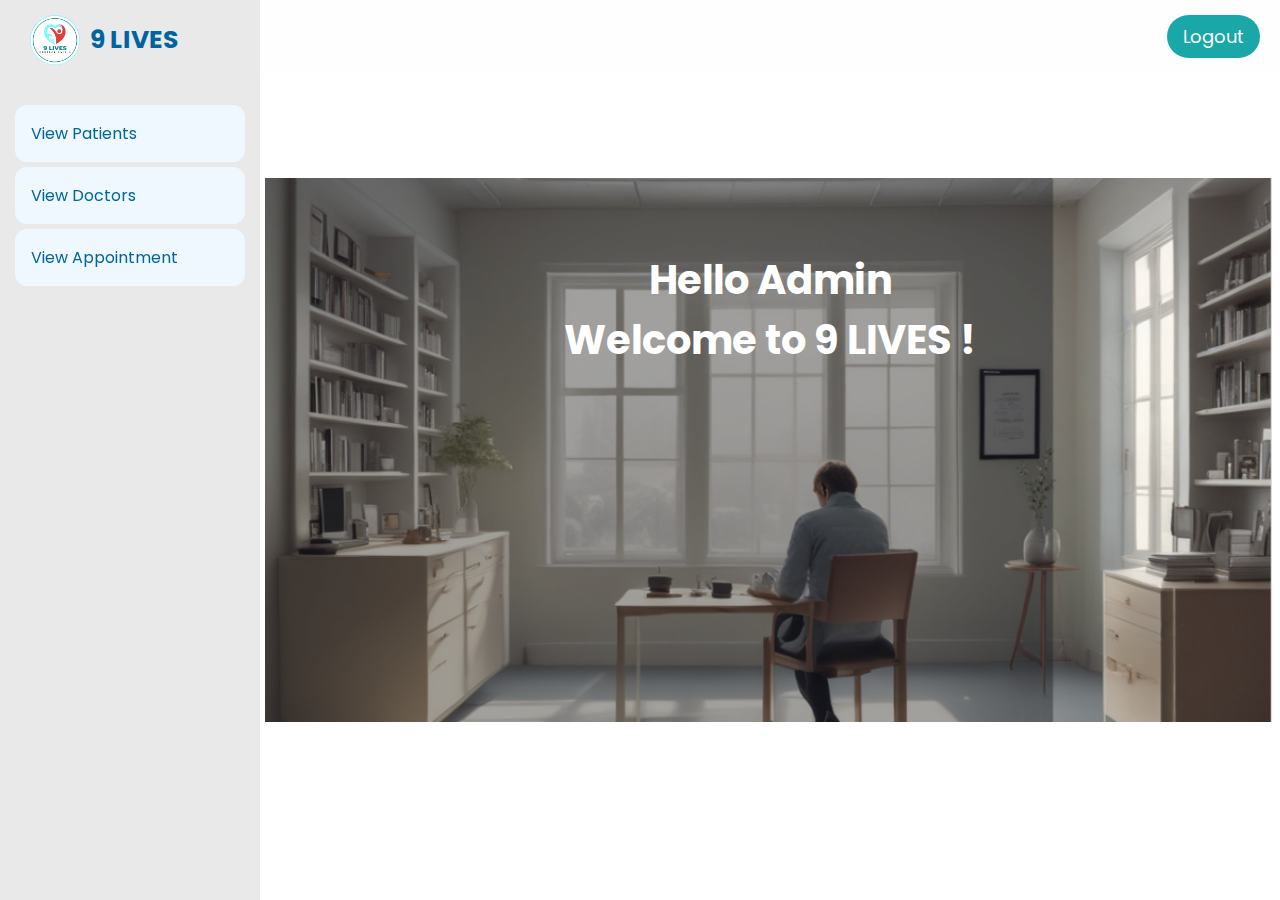
<file: HospitalManagement/HospitalMangement/Admin/index.html>
<!DOCTYPE html>
<!-- YouTube or Website - CodingLab -->
<html lang="en">
  <head>
    <meta charset="UTF-8" />
    <meta http-equiv="X-UA-Compatible" content="IE=edge" />
    <meta name="viewport" content="width=device-width, initial-scale=1.0" />
    <title>Admin Menu</title>
    <link rel="stylesheet" href="style.css" />
    <!-- Fontawesome CDN Link -->
    <link rel="stylesheet" href="https://cdnjs.cloudflare.com/ajax/libs/font-awesome/6.2.1/css/all.min.css" />
  </head>
  <body>
    <nav class="sidebar">
      <a href="#" class="logo">
          <img src="../Admin/assets/9LIVES.png" alt="Logo" class="logo-image" />
          <b>9 LIVES</b>
      </a>
      <div class="menu-content">
          <ul class="menu-items">
              <li class="item">
                  <a href="../Admin/view_patient/view_patient.html">View Patients</a>
              </li>
              <li class="item">
                  <a href="../Admin/view_doctors/view_doctor.html">View Doctors</a>
              </li>
              <li class="item">
                  <a href="../Admin/view_appointment/DisplayAppointment.html">View Appointment</a>
                      
                  
              </li>
          </ul>
      </div>
  </nav>

  <nav class="navbar">
    <i class="fa-solid fa-bars" id="sidebar-close"></i>
    <a href="../../../../login/login.html" class="logout-btn">Logout</a>
  </nav>

    <main class="main">
      <div class="background-wrapper">
        <div class="background-image">

        <br><br><br><br><br><br><br><br>  <h1>Hello Admin<br>Welcome to 9 LIVES !</h1>
        </div>
      </div>
    </main>

    <script src="script.js"></script>
  </body>
</html>
</file>
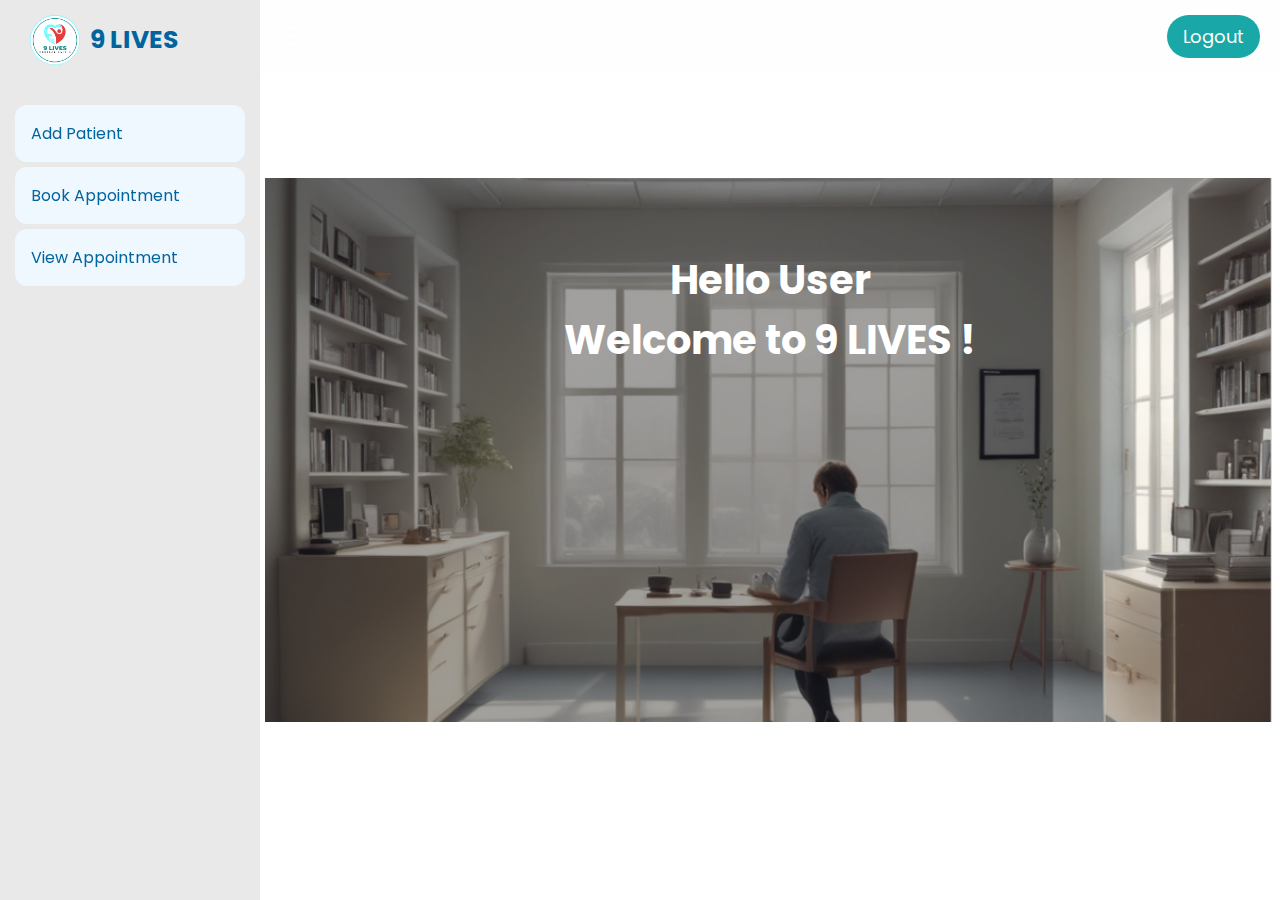
<file: HospitalManagement/HospitalMangement/User/Patient/home/user_home/index.html>
<!DOCTYPE html>
<!-- YouTube or Website - CodingLab -->
<html lang="en">
  <head>
    <meta charset="UTF-8" />
    <meta http-equiv="X-UA-Compatible" content="IE=edge" />
    <meta name="viewport" content="width=device-width, initial-scale=1.0" />
    <title>User Menu</title>
    <link rel="stylesheet" href="style.css" />
    <!-- Fontawesome CDN Link -->
    <link rel="stylesheet" href="https://cdnjs.cloudflare.com/ajax/libs/font-awesome/6.2.1/css/all.min.css" />
  </head>
  <body>
    <nav class="sidebar">
      <a href="#" class="logo">
          <img src="../assets/9LIVES.png" alt="Logo" class="logo-image" />
          <b>9 LIVES</b>
      </a>
      <div class="menu-content">
          <ul class="menu-items">
              <li class="item">
                  <a href="../../home/addpatient/add_patient.html">Add Patient</a>
              </li>
              <li class="item">
                  <a href="../../home/book_appointment/book_appointment.html">Book Appointment</a>
              </li>
              <li class="item">
                  <a href="../../home/view_appointment/display_patient.html">View Appointment</a>
                      
                  
              </li>
          </ul>
      </div>
  </nav>

  <nav class="navbar">
    <i class="fa-solid fa-bars" id="sidebar-close"></i>
    <a href="../../../../login/login.html" class="logout-btn">Logout</a>
  </nav>

    <main class="main">
      <div class="background-wrapper">
        <div class="background-image">

        <br><br><br><br><br><br><br><br>  <h1>Hello User<br>Welcome to 9 LIVES !</h1>
        </div>
      </div>
    </main>

    <script src="script.js"></script>
  </body>
</html>
</file>
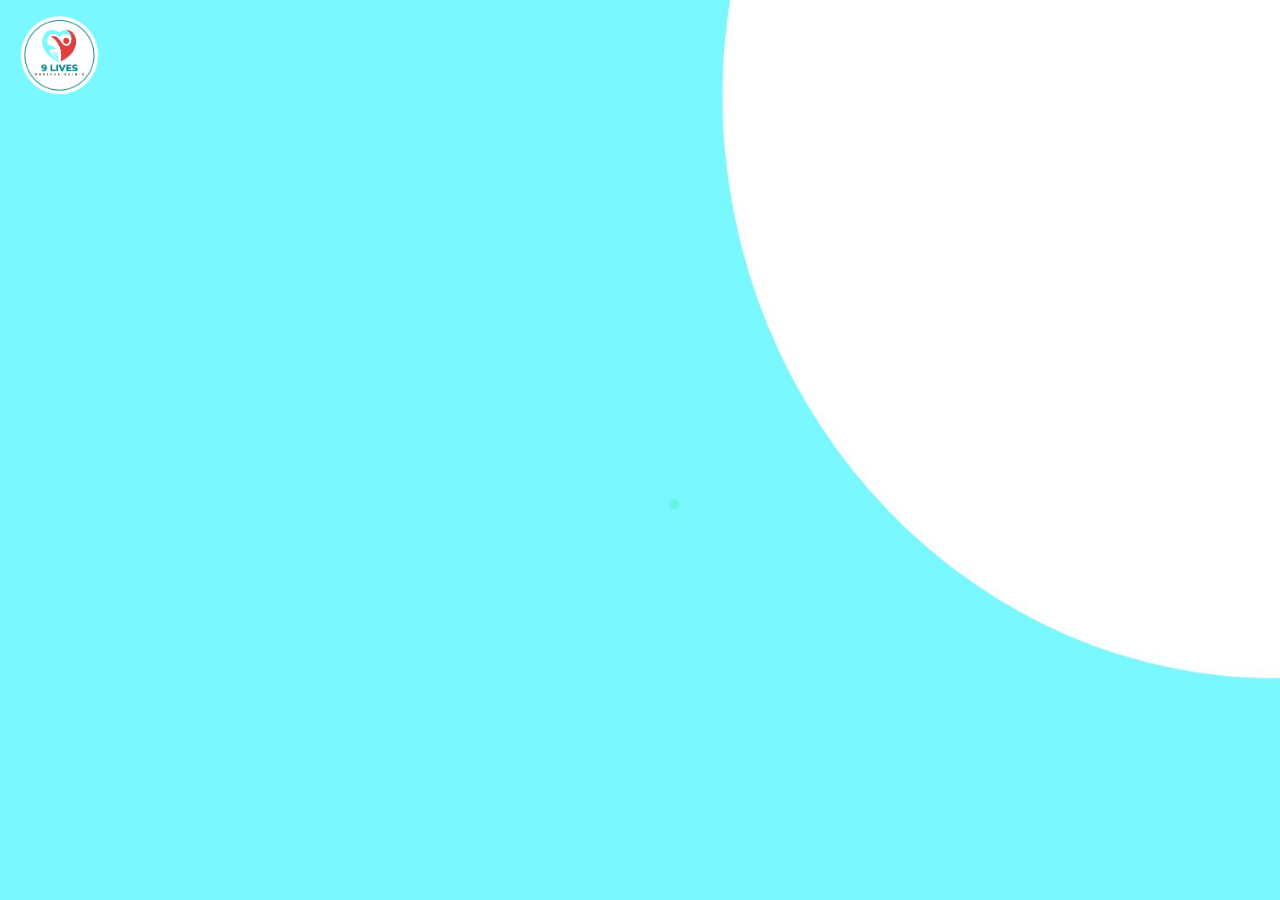
<file: HospitalManagement/HospitalMangement/getstarted/get_started.html>
<!DOCTYPE html>
<html lang="en">
<head>
    <meta charset="UTF-8">
    <meta name="viewport" content="width=device-width, initial-scale=1.0">
    <title>9LIVES</title>
    
    <!-- Google Font Link -->
    <link href="https://fonts.googleapis.com/css2?family=Roboto:wght@400;700&display=swap" rel="stylesheet">

    <style>
        body, html {
            height: 100%;
            margin: 0;
            font-family: 'Roboto', sans-serif; /* Applied Google Font */
            background-image: url('assets/bg-image.jpg');
            background-size: cover;
            background-position: center;
            display: flex;
            justify-content: center;
            align-items: center;
            position: relative;
        }

        .logo {
            position: absolute;
            top: 15px;
            left: 20px;
            height: 80px; /* Size for the logo */
            animation: fadeInDown 1s ease-in-out;
        }

        .popup-box {
            display: flex;
            align-items: center;
            background-color: rgba(234, 251, 255, 0.9);
            border-radius: 40px;
            box-shadow: 0 8px 20px rgba(10, 10, 11, 0.3);
            padding: 40px;
            max-width: 1200px; /* Reduced width from the previous 1600px */
            width: 60%;
            height: 360px; 
            opacity: 0;
            transform: translateY(100px);
            animation: fadeInUp 1s ease-in-out forwards;
            animation-delay: 0.5s;
        }

        .popup-box .content {
            flex: 1;
            padding-right: 40px;
        }

        .popup-box h1, .popup-box img {
            font-size: 2.5em;
            margin: 0 0 20px;
            color: #333;
            opacity: 0;
            animation: fadeInUp 1s ease-in-out forwards;
            animation-delay: 1s;
        }

        .popup-box p {
            font-size: 1.2em;
            color: #666;
            margin: 0 0 40px;
            opacity: 0;
            animation: fadeInUp 1s ease-in-out forwards;
            animation-delay: 1.5s;
        }

        .popup-box button {
            background-color: #27caea;
            color: white;
            padding: 20px 40px;
            border: none;
            border-radius: 10px;
            font-size: 1.5em;
            cursor: pointer;
            transition: background-color 0.3s ease;
            opacity: 0;
            animation: fadeInUp 1s ease-in-out forwards;
            animation-delay: 2s;
        }

        .popup-box button:hover {
            background-color: #136c85;
        }

        .popup-box img {
            max-width: 300px;
            border-radius: 30px;
            object-fit: cover;
        }

        @keyframes fadeInUp {
            from {
                opacity: 0;
                transform: translateY(100px);
            }
            to {
                opacity: 1;
                transform: translateY(0);
            }
        }

        @keyframes fadeInDown {
            from {
                opacity: 0;
                transform: translateY(-100px);
            }
            to {
                opacity: 1;
                transform: translateY(0);
            }
        }
    </style>
</head>
<body>

    <!-- Logo at the top-left corner -->
    <img src="assets/9LIVES.png" alt="Logo" class="logo">

    <div class="popup-box">
        <div class="content">
            <h1>Your Health,<br> Our Commitment to Care !</h1>
            <p>"At 9 LIVES, we prioritize your well-being with unwavering dedication. Our compassionate team is here to support you on every step of your journey to better health."</p>
            <button onclick="window.location.href='../login/login.html'">Get Started</button>
        </div>
        <img src="assets/home.png" alt="get started" style="height: 380px;width: 380px;">
    </div>

</body>
</html>
</file>
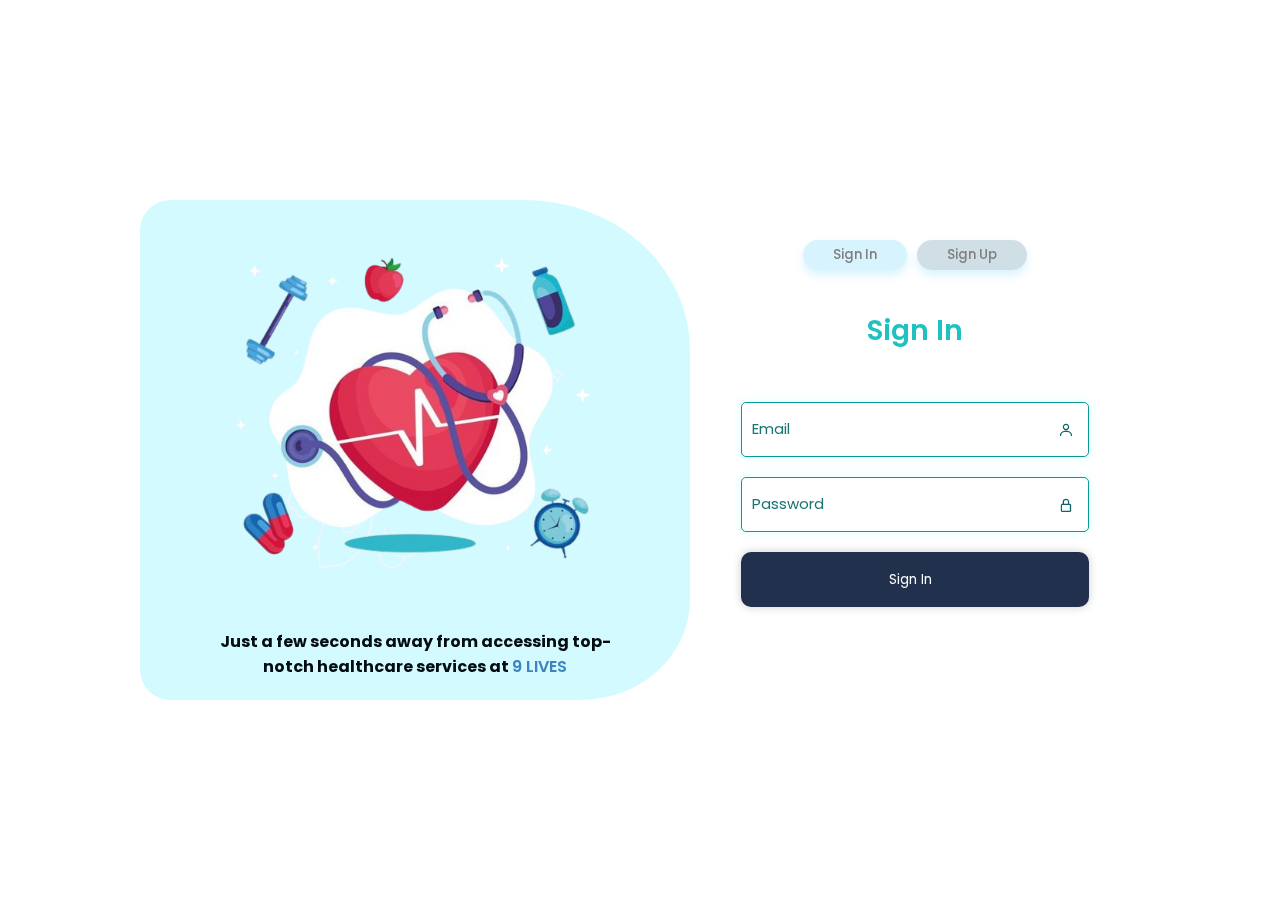
<file: HospitalManagement/HospitalMangement/login/login copy.html>
<!DOCTYPE html>
<html lang="en">
<head>
    <meta charset="UTF-8" />
    <meta name="viewport" content="width=device-width, initial-scale=1.0" />
    <title>9LIVES | Register and Login</title>
    <link href="https://unpkg.com/boxicons@2.1.4/css/boxicons.min.css" rel="stylesheet" />
    <link rel="stylesheet" href="login.css" />
</head>

<body>
    <div class="form-container">
        <div class="col col-1">
            <div class="image-layer">
                <img src="assets/white-outline.png" class="form-image-main" />
                <img src="assets/abc.png" class="form-image dots" />
            </div>

            <p class="featured-words">
                <b>Just a few seconds away from accessing top-notch healthcare services at 
                <span> 9 LIVES </span></b>
            </p>
        </div>

        <div class="col col-2">
            <div class="btn-box">
                <button class="btn btn-1" id="login">Sign In</button>
                <button class="btn btn-2" id="register">Sign Up</button>
            </div>

            <!-- Login Form -->
            <div class="login-form" id="login-form">
                <div class="form-title">
                    <span>Sign In</span>
                </div>
                <div class="form-inputs">
                    <div class="input-box">
                        <input
                            type="text"
                            class="input-field"
                            id="sign-in-email"
                            placeholder="Email"
                            required
                        />
                        <i class="bx bx-user icon"></i>
                    </div>
                    <div id="sign-in-email-error" style="color: red; display: none;"></div>
                    <div class="input-box">
                        <input
                            type="password"
                            class="input-field"
                            id="sign-in-password"
                            placeholder="Password"
                            required
                        />
                        <i class="bx bx-lock-alt icon"></i>
                    </div>
                    <div id="sign-in-password-error" style="color: red; display: none;"></div>
                    <div class="forgot-pass">
                        <a href="#" id="forgot-password"></a>
                    </div>
                    <div class="input-box">
                        <button class="input-submit" id="sign-in-button">
                            <span>Sign In</span>
                            <i class="bx bx-rigth-arrow-alt"></i>
                        </button>
                    </div>
                </div>
            </div>

            <!-- Register Form -->
            <div class="register-form" id="register-form">
                <div class="form-title">
                    <span>Create Account</span>
                </div>
                <div class="form-inputs">
                    <div class="input-box">
                        <input type="text" class="input-field" placeholder="Name" required/>
                        <i class="bx bx-user icon"></i>
                    </div>

                    <div class="input-box">
                        <input type="text" class="input-field" placeholder="Email" required/>
                        <i class="bx bx-at icon"></i>
                    </div>
                    <div class="input-row">
                        <div class="input-box half-width">
                            <input type="date" class="input-field" placeholder="DoB" required />
                        </div>
                        <div class="input-box half-width">
                            <select class="input-field" required>
                                <option value="" disabled selected><b> Gender</b></option>
                                <option value="male">Male</option>
                                <option value="female">Female</option>
                                <option value="other">Other</option>
                            </select>
                        </div>
                    </div>
                    <div class="input-box">
                        <input type="password" class="input-field" placeholder="Password" required/>
                        <i class="bx bx-lock-alt icon"></i>
                    </div>
                    <div class="input-box">
                        <button class="input-submit" id="register-button" >
                            <span >Sign Up</span>
                            <i class="bx bx-rigth-arrow-alt"></i>
                        </button>
                    </div>
                </div>
            </div>
        </div>
    </div>
    
    <script src="login.js"></script>
</body>
</html>
</file>
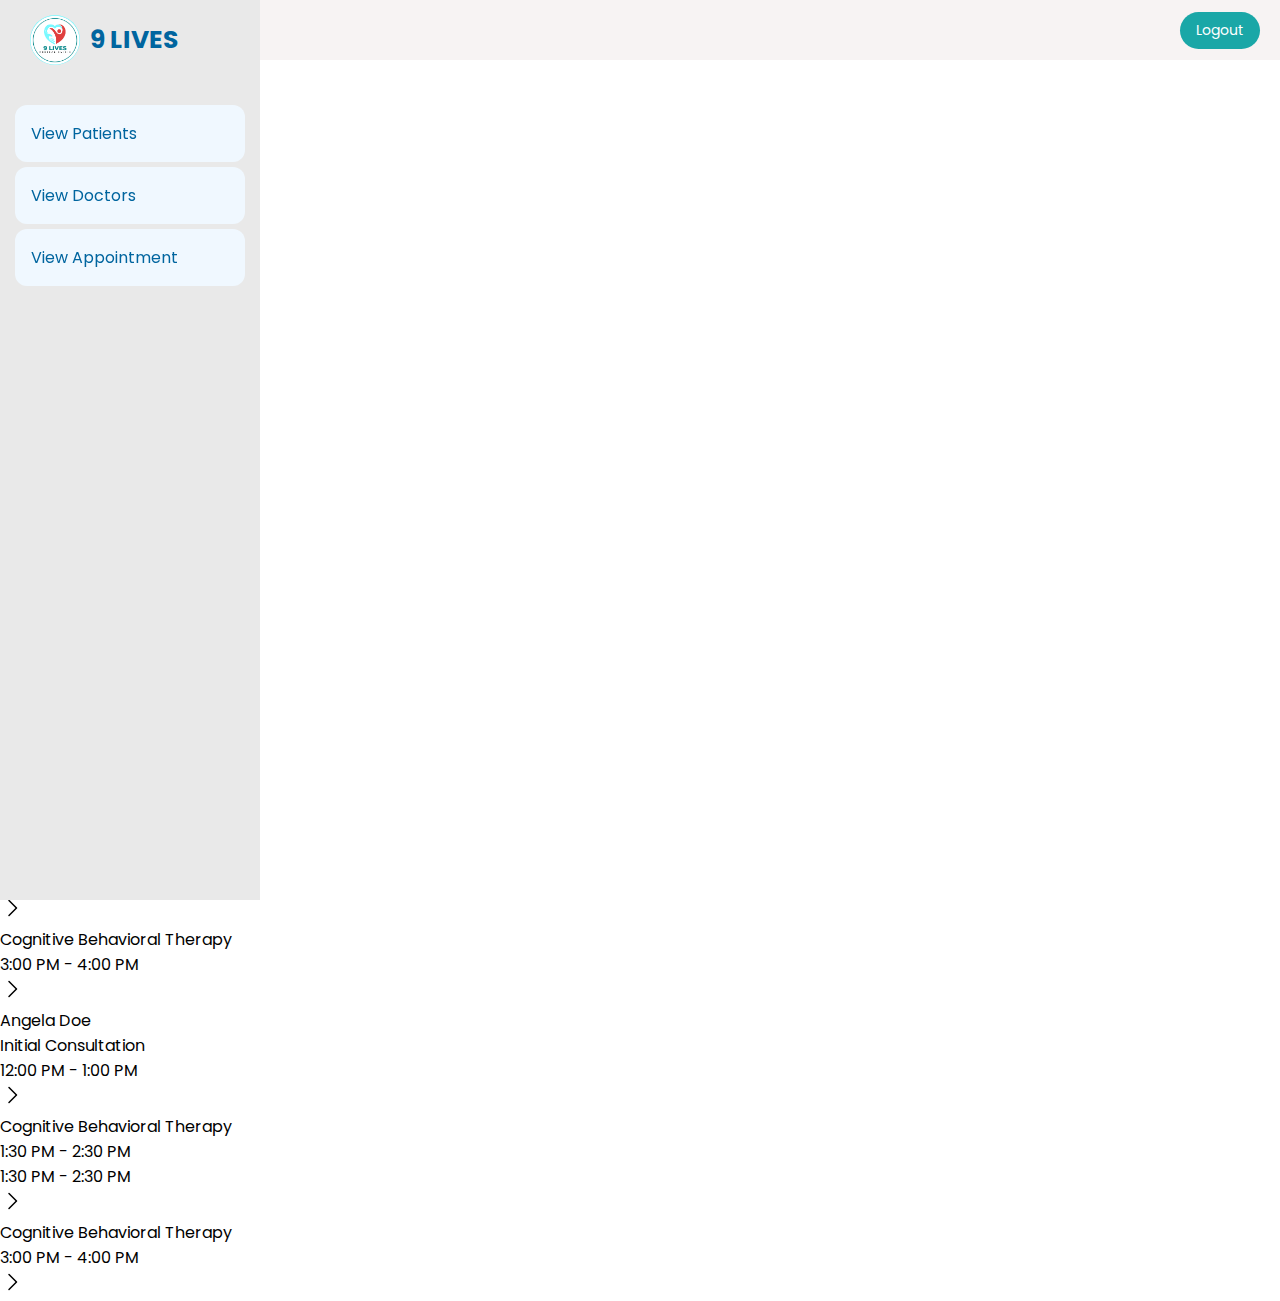
<file: HospitalManagement/HospitalMangement/Admin/view_appointment/display_patient.html>
<!DOCTYPE html>
<html lang="en">
<head>
    <meta charset="UTF-8">
    <meta http-equiv="X-UA-Compatible" content="IE=edge">
    <meta name="viewport" content="width=device-width, initial-scale=1.0">
    <title>Add Patient - Hospital Website</title>
    <link rel="stylesheet" href="view_apointment.css">
    <link rel="stylesheet" href="https://cdnjs.cloudflare.com/ajax/libs/font-awesome/6.2.1/css/all.min.css" />
</head>
<body>
    <nav class="sidebar">
        <a href="#" class="logo">
            <img src="../assets/9LIVES.png" alt="Logo" class="logo-image" />
            <b>9 LIVES</b>
        </a>
        <div class="menu-content">
          <ul class="menu-items">
              <li class="item">
                  <a href="../view_patient/view_patient.html">View Patients</a>
              </li>
              <li class="item">
                  <a href="../view_doctors/view_doctor.html">View Doctors</a>
              </li>
              <li class="item">
                  <a href="display_patient.html">View Appointment</a>
                      
                  
              </li>
          </ul>
      </div>
    </nav>
    
    <nav class="navbar">
        <i class="fa-solid fa-bars" id="sidebar-close"></i>
        <a href="../login/login.html" class="logout-btn">Logout</a>
    </nav>
        <!--dashboard-->
        <div class="px-40 flex flex-1 justify-center py-5">
          <div class="layout-content-container flex flex-col max-w-[960px] flex-1">
            <div class="flex flex-wrap justify-between gap-3 p-4"><p class="text-[#111418] tracking-light text-[32px] font-bold min-w-72">View Appointments</p></div>
            <h3 class="text-[#111418] text-lg font-bold leading-tight tracking-[-0.015em] px-4 pb-2 pt-4">This week</h3>
            <div class="pb-3">
              <!-- ///Display dates -->
              <div  class="flex  border-b border-[#dce0e5] px-4 justify-between datetags" >
                <a class="border-solid hover:border-black hover:text-black  mx-9 flex flex-col items-center justify-center border-b-[3px] border-b-transparent text-[#637588] pb-[13px] pt-4 flex-1  " onclick="displaylist('d1')" href="#">
                  <p class="text-black  text-sm border-black leading-normal tracking-[0.015em]">Mon, 5/3</p>
                </a>
                <a class="border-b-transparent hover:border-black hover:border-black hover:text-black  mx-9 flex flex-col items-center justify-center border-b-[3px] active:border-b-[#111418] text-[#111418] pb-[13px] pt-4 flex-1 " onclick="displaylist('d2')" href="#" onclick="">
                  <p class="text-[#637588] text-sm hover:text-black font-bold leading-normal tracking-[0.015em]">Tue, 5/4</p>
                </a>
                <a class="hover:border-black hover:text-black mx-9 flex flex-col items-center justify-center border-b-[3px] border-b-transparent text-[#637588] pb-[13px] pt-4 flex-1" onclick="displaylist('d3')" href="#">
                  <p class="mx-9 text-[#637588] hover:text-black text-sm font-bold leading-normal tracking-[0.015em]">Wed, 5/5</p>
                </a>
                <a class="hover:border-black  mx-9 flex flex-col items-center justify-center border-b-[3px] border-b-transparent text-[#637588] pb-[13px] pt-4 flex-1"  onclick="displaylist('d4')" href="#">
                  <p class="text-[#637588] text-sm hover:text-black font-bold leading-normal tracking-[0.015em]">Thu, 5/6</p>
                </a>
              </div>
            </div>
           
            <div class=" tag " value="d1">
            <div class="flex items-center gap-4 bg-white px-4 min-h-[72px] py-2 justify-between">
              <div class="flex items-center gap-4">
                <div
                  class="bg-center bg-no-repeat aspect-square bg-cover rounded-full h-14 w-fit"
                  style='background-image: url("https://cdn.usegalileo.ai/stability/40e335b0-4968-41cf-a2ab-a977a3a46379.png");'
                ></div>
                <div class="flex flex-col justify-center">
                  <p class="text-[#111418] text-base font-medium leading-normal line-clamp-1">Mark Doe</p>
                  
                  <p class="text-[#637588] text-sm font-normal leading-normal line-clamp-3">12:00 PM - 1:00 PM</p>
                </div>
                
              </div>
              <div class="shrink-0">
                <div class="text-[#111418] flex size-7 items-center justify-center" data-icon="CaretRight" data-size="24px" data-weight="regular">
                  <svg xmlns="http://www.w3.org/2000/svg" width="24px" height="24px" fill="currentColor" viewBox="0 0 256 256">
                    <path d="M181.66,133.66l-80,80a8,8,0,0,1-11.32-11.32L164.69,128,90.34,53.66a8,8,0,0,1,11.32-11.32l80,80A8,8,0,0,1,181.66,133.66Z"></path>
                  </svg>
                </div>
              </div>
            </div>
            <div class="flex items-center gap-4 bg-white px-4 min-h-[72px] py-2 justify-between">
              <div class="flex items-center gap-4">
                <div
                  class="bg-center bg-no-repeat aspect-square bg-cover rounded-full h-14 w-fit"
                  style='background-image: url("https://cdn.usegalileo.ai/stability/0bdeb634-28a5-4578-996b-5213d8974256.png");'
                ></div>
                <div class="flex flex-col justify-center">
                  <p class="text-[#111418] text-base font-medium leading-normal line-clamp-1">Cognitive Behavioral Therapy</p>
                  <p class="text-[#637588] text-sm font-normal leading-normal line-clamp-2">1:30 PM - 2:30 PM</p>
                  <p class="text-[#637588] text-sm font-normal leading-normal line-clamp-3">1:30 PM - 2:30 PM</p>
                </div>
              </div>
              <div class="shrink-0">
                <div class="text-[#111418] flex size-7 items-center justify-center" data-icon="CaretRight" data-size="24px" data-weight="regular">
                  <svg xmlns="http://www.w3.org/2000/svg" width="24px" height="24px" fill="currentColor" viewBox="0 0 256 256">
                    <path d="M181.66,133.66l-80,80a8,8,0,0,1-11.32-11.32L164.69,128,90.34,53.66a8,8,0,0,1,11.32-11.32l80,80A8,8,0,0,1,181.66,133.66Z"></path>
                  </svg>
                </div>
              </div>
            </div>
            <div class="flex items-center gap-4 bg-white px-4 min-h-[72px] py-2 justify-between">
              <div class="flex items-center gap-4">
                <div
                  class="bg-center bg-no-repeat aspect-square bg-cover rounded-full h-14 w-fit"
                  style='background-image: url("https://cdn.usegalileo.ai/stability/f455fbee-968f-40d5-a7c9-ff89e3610504.png");'
                ></div>
                <div class="flex flex-col justify-center">
                  <p class="text-[#111418] text-base font-medium leading-normal line-clamp-1">Cognitive Behavioral Therapy</p>
                  <p class="text-[#637588] text-sm font-normal leading-normal line-clamp-2">3:00 PM - 4:00 PM</p>
                </div>
              </div>
              <div class="shrink-0">
                <div class="text-[#111418] flex size-7 items-center justify-center" data-icon="CaretRight" data-size="24px" data-weight="regular">
                  <svg xmlns="http://www.w3.org/2000/svg" width="24px" height="24px" fill="currentColor" viewBox="0 0 256 256">
                    <path d="M181.66,133.66l-80,80a8,8,0,0,1-11.32-11.32L164.69,128,90.34,53.66a8,8,0,0,1,11.32-11.32l80,80A8,8,0,0,1,181.66,133.66Z"></path>
                  </svg>
                </div>
              </div>
            </div>
          </div>
          <div class="active hidden tag" value="d2">
            <div class="flex items-center gap-4 bg-white px-4 min-h-[72px] py-2 justify-between">
              <div class="flex items-center gap-4">
                <div
                  class="bg-center bg-no-repeat aspect-square bg-cover rounded-full h-14 w-fit"
                  style='background-image: url("https://cdn.usegalileo.ai/stability/40e335b0-4968-41cf-a2ab-a977a3a46379.png");'
                ></div>
                <div class="flex flex-col justify-center">
                  <p class="text-[#111418] text-base font-medium leading-normal line-clamp-1">Mark Doe</p>
                  <p class="text-[#111418] text-base font-medium leading-normal line-clamp-2">Pulmonology Consultation</p>
                  <p class="text-[#637588] text-sm font-normal leading-normal line-clamp-3">12:00 PM - 1:00 PM</p>
                </div>
              </div>
              <div class="shrink-0">
                <div class="text-[#111418] flex size-7 items-center justify-center" data-icon="CaretRight" data-size="24px" data-weight="regular">
                  <svg xmlns="http://www.w3.org/2000/svg" width="24px" height="24px" fill="currentColor" viewBox="0 0 256 256">
                    <path d="M181.66,133.66l-80,80a8,8,0,0,1-11.32-11.32L164.69,128,90.34,53.66a8,8,0,0,1,11.32-11.32l80,80A8,8,0,0,1,181.66,133.66Z"></path>
                  </svg>
                </div>
              </div>
            </div>
            <div class="flex items-center gap-4 bg-white px-4 min-h-[72px] py-2 justify-between">
              <div class="flex items-center gap-4">
                <div
                  class="bg-center bg-no-repeat aspect-square bg-cover rounded-full h-14 w-fit"
                  style='background-image: url("https://cdn.usegalileo.ai/stability/0bdeb634-28a5-4578-996b-5213d8974256.png");'
                ></div>
                <div class="flex flex-col justify-center">
                  <p class="text-[#111418] text-base font-medium leading-normal line-clamp-1">Cognitive Behavioral Therapy</p>
                  <p class="text-[#637588] text-sm font-normal leading-normal line-clamp-2">1:30 PM - 2:30 PM</p>
                  <p class="text-[#637588] text-sm font-normal leading-normal line-clamp-3">1:30 PM - 2:30 PM</p>
                </div>
              </div>
              <div class="shrink-0">
                <div class="text-[#111418] flex size-7 items-center justify-center" data-icon="CaretRight" data-size="24px" data-weight="regular">
                  <svg xmlns="http://www.w3.org/2000/svg" width="24px" height="24px" fill="currentColor" viewBox="0 0 256 256">
                    <path d="M181.66,133.66l-80,80a8,8,0,0,1-11.32-11.32L164.69,128,90.34,53.66a8,8,0,0,1,11.32-11.32l80,80A8,8,0,0,1,181.66,133.66Z"></path>
                  </svg>
                </div>
              </div>
            </div>
            <div class="flex items-center gap-4 bg-white px-4 min-h-[72px] py-2 justify-between">
              <div class="flex items-center gap-4">
                <div
                  class="bg-center bg-no-repeat aspect-square bg-cover rounded-full h-14 w-fit"
                  style='background-image: url("https://cdn.usegalileo.ai/stability/f455fbee-968f-40d5-a7c9-ff89e3610504.png");'
                ></div>
                <div class="flex flex-col justify-center">
                  <p class="text-[#111418] text-base font-medium leading-normal line-clamp-1">Cognitive Behavioral Therapy</p>
                  <p class="text-[#637588] text-sm font-normal leading-normal line-clamp-2">3:00 PM - 4:00 PM</p>
                </div>
              </div>
              <div class="shrink-0">
                <div class="text-[#111418] flex size-7 items-center justify-center" data-icon="CaretRight" data-size="24px" data-weight="regular">
                  <svg xmlns="http://www.w3.org/2000/svg" width="24px" height="24px" fill="currentColor" viewBox="0 0 256 256">
                    <path d="M181.66,133.66l-80,80a8,8,0,0,1-11.32-11.32L164.69,128,90.34,53.66a8,8,0,0,1,11.32-11.32l80,80A8,8,0,0,1,181.66,133.66Z"></path>
                  </svg>
                </div>
              </div>
            </div>
          </div>
          <div class="active hidden tag" value="d3">
            <div class="flex items-center gap-4 bg-white px-4 min-h-[72px] py-2 justify-between">
              <div class="flex items-center gap-4">
                <div
                  class="bg-center bg-no-repeat aspect-square bg-cover rounded-full h-14 w-fit"
                  style='background-image: url("https://cdn.usegalileo.ai/stability/40e335b0-4968-41cf-a2ab-a977a3a46379.png");'
                ></div>
                <div class="flex flex-col justify-center">
                
                  <p class="text-[#111418] text-base font-medium leading-normal line-clamp-1">Stella </p>
                  <p class="text-[#111418] text-base font-medium leading-normal line-clamp-2">Immunizations</p>
                  <p class="text-[#637588] text-sm font-normal leading-normal line-clamp-3">12:00 PM - 1:00 PM</p>
                </div>
              </div>
              <div class="shrink-0">
                <div class="text-[#111418] flex size-7 items-center justify-center" data-icon="CaretRight" data-size="24px" data-weight="regular">
                  <svg xmlns="http://www.w3.org/2000/svg" width="24px" height="24px" fill="currentColor" viewBox="0 0 256 256">
                    <path d="M181.66,133.66l-80,80a8,8,0,0,1-11.32-11.32L164.69,128,90.34,53.66a8,8,0,0,1,11.32-11.32l80,80A8,8,0,0,1,181.66,133.66Z"></path>
                  </svg>
                </div>
              </div>
            </div>
            <div class="flex items-center gap-4 bg-white px-4 min-h-[72px] py-2 justify-between">
              <div class="flex items-center gap-4">
                <div
                  class="bg-center bg-no-repeat aspect-square bg-cover rounded-full h-14 w-fit"
                  style='background-image: url("https://cdn.usegalileo.ai/stability/0bdeb634-28a5-4578-996b-5213d8974256.png");'
                ></div>
                <div class="flex flex-col justify-center">
                  <p class="text-[#111418] text-base font-medium leading-normal line-clamp-1">Cognitive Behavioral Therapy</p>
                  <p class="text-[#637588] text-sm font-normal leading-normal line-clamp-2">1:30 PM - 2:30 PM</p>
                  <p class="text-[#637588] text-sm font-normal leading-normal line-clamp-3">1:30 PM - 2:30 PM</p>
                </div>
              </div>
              <div class="shrink-0">
                <div class="text-[#111418] flex size-7 items-center justify-center" data-icon="CaretRight" data-size="24px" data-weight="regular">
                  <svg xmlns="http://www.w3.org/2000/svg" width="24px" height="24px" fill="currentColor" viewBox="0 0 256 256">
                    <path d="M181.66,133.66l-80,80a8,8,0,0,1-11.32-11.32L164.69,128,90.34,53.66a8,8,0,0,1,11.32-11.32l80,80A8,8,0,0,1,181.66,133.66Z"></path>
                  </svg>
                </div>
              </div>
            </div>
            <div class="flex items-center gap-4 bg-white px-4 min-h-[72px] py-2 justify-between">
              <div class="flex items-center gap-4">
                <div
                  class="bg-center bg-no-repeat aspect-square bg-cover rounded-full h-14 w-fit"
                  style='background-image: url("https://cdn.usegalileo.ai/stability/f455fbee-968f-40d5-a7c9-ff89e3610504.png");'
                ></div>
                <div class="flex flex-col justify-center">
                  <p class="text-[#111418] text-base font-medium leading-normal line-clamp-1">Cognitive Behavioral Therapy</p>
                  <p class="text-[#637588] text-sm font-normal leading-normal line-clamp-2">3:00 PM - 4:00 PM</p>
                </div>
              </div>
              <div class="shrink-0">
                <div class="text-[#111418] flex size-7 items-center justify-center" data-icon="CaretRight" data-size="24px" data-weight="regular">
                  <svg xmlns="http://www.w3.org/2000/svg" width="24px" height="24px" fill="currentColor" viewBox="0 0 256 256">
                    <path d="M181.66,133.66l-80,80a8,8,0,0,1-11.32-11.32L164.69,128,90.34,53.66a8,8,0,0,1,11.32-11.32l80,80A8,8,0,0,1,181.66,133.66Z"></path>
                  </svg>
                </div>
              </div>
            </div>
          </div>
          <div class="active hidden tag" value="d4">
            <div class="flex items-center gap-4 bg-white px-4 min-h-[72px] py-2 justify-between">
              <div class="flex items-center gap-4">
                <div
                  class="bg-center bg-no-repeat aspect-square bg-cover rounded-full h-14 w-fit"
                  style='background-image: url("https://cdn.usegalileo.ai/stability/40e335b0-4968-41cf-a2ab-a977a3a46379.png");'
                ></div>
                <div class="flex flex-col justify-center">
                  <p class="text-[#111418] text-base font-medium leading-normal line-clamp-1">Angela Doe</p>
                  <p class="text-[#111418] text-base font-medium leading-normal line-clamp-2">Initial Consultation</p>
                  <p class="text-[#637588] text-sm font-normal leading-normal line-clamp-3">12:00 PM - 1:00 PM</p>
                </div>
              </div>
              <div class="shrink-0">
                <div class="text-[#111418] flex size-7 items-center justify-center" data-icon="CaretRight" data-size="24px" data-weight="regular">
                  <svg xmlns="http://www.w3.org/2000/svg" width="24px" height="24px" fill="currentColor" viewBox="0 0 256 256">
                    <path d="M181.66,133.66l-80,80a8,8,0,0,1-11.32-11.32L164.69,128,90.34,53.66a8,8,0,0,1,11.32-11.32l80,80A8,8,0,0,1,181.66,133.66Z"></path>
                  </svg>
                </div>
              </div>
            </div>
            <div class="flex items-center gap-4 bg-white px-4 min-h-[72px] py-2 justify-between">
              <div class="flex items-center gap-4">
                <div
                  class="bg-center bg-no-repeat aspect-square bg-cover rounded-full h-14 w-fit"
                  style='background-image: url("https://cdn.usegalileo.ai/stability/0bdeb634-28a5-4578-996b-5213d8974256.png");'
                ></div>
                <div class="flex flex-col justify-center">
                  <p class="text-[#111418] text-base font-medium leading-normal line-clamp-1">Cognitive Behavioral Therapy</p>
                  <p class="text-[#637588] text-sm font-normal leading-normal line-clamp-2">1:30 PM - 2:30 PM</p>
                  <p class="text-[#637588] text-sm font-normal leading-normal line-clamp-3">1:30 PM - 2:30 PM</p>
                </div>
              </div>
              <div class="shrink-0">
                <div class="text-[#111418] flex size-7 items-center justify-center" data-icon="CaretRight" data-size="24px" data-weight="regular">
                  <svg xmlns="http://www.w3.org/2000/svg" width="24px" height="24px" fill="currentColor" viewBox="0 0 256 256">
                    <path d="M181.66,133.66l-80,80a8,8,0,0,1-11.32-11.32L164.69,128,90.34,53.66a8,8,0,0,1,11.32-11.32l80,80A8,8,0,0,1,181.66,133.66Z"></path>
                  </svg>
                </div>
              </div>
            </div>
            <div class="flex items-center gap-4 bg-white px-4 min-h-[72px] py-2 justify-between">
              <div class="flex items-center gap-4">
                <div
                  class="bg-center bg-no-repeat aspect-square bg-cover rounded-full h-14 w-fit"
                  style='background-image: url("https://cdn.usegalileo.ai/stability/f455fbee-968f-40d5-a7c9-ff89e3610504.png");'
                ></div>
                <div class="flex flex-col justify-center">
                  <p class="text-[#111418] text-base font-medium leading-normal line-clamp-1">Cognitive Behavioral Therapy</p>
                  <p class="text-[#637588] text-sm font-normal leading-normal line-clamp-2">3:00 PM - 4:00 PM</p>
                </div>
              </div>
              <div class="shrink-0">
                <div class="text-[#111418] flex size-7 items-center justify-center" data-icon="CaretRight" data-size="24px" data-weight="regular">
                  <svg xmlns="http://www.w3.org/2000/svg" width="24px" height="24px" fill="currentColor" viewBox="0 0 256 256">
                    <path d="M181.66,133.66l-80,80a8,8,0,0,1-11.32-11.32L164.69,128,90.34,53.66a8,8,0,0,1,11.32-11.32l80,80A8,8,0,0,1,181.66,133.66Z"></path>
                  </svg>
                </div>
              </div>
            </div>
          </div>
        </div>
       
    <script src="display_appointment.js"></script>
</body>
</html>
</file>
<file: HospitalManagement/HospitalMangement/Admin/style.css>
/* Import Google font - Poppins */
@import url("https://fonts.googleapis.com/css2?family=Poppins:wght@200;300;400;500;600;700&display=swap");

* {
  margin: 0;
  padding: 0;
  box-sizing: border-box;
  font-family: "Poppins", sans-serif;
}

.sidebar {
  position: fixed;
  height: 100%;
  width: 260px;
  background:#e9e9e9;
  padding: 15px;
  z-index: 99;
}

.logo {
  font-size: 25px;
  padding: 0 15px;
}

.sidebar a {
  color:  #00659FFF;
  text-decoration: none;
}

.menu-content {
  position: relative;
  height: 100%;
  width: 100%;
  margin-top: 40px;
  overflow-y: scroll;
}

.menu-content::-webkit-scrollbar {
  display: none;
}

.menu-items {
  height: 100%;
  width: 100%;
  list-style: none;
  transition: all 0.4s ease;
}

.submenu-active .menu-items {
  transform: translateX(-56%);
}


.item a,
.submenu-item {
  padding: 16px;
  display: inline-block;
  width: 100%;
  border-radius: 12px;
  background-color: aliceblue;
  margin-bottom: 5px;
}

.item i {
  font-size: 12px;
}

.item a:hover,
.submenu-item:hover,
.submenu .menu-title:hover {
  background:#1aa7a7;
  color: #fefefe;
}

.submenu-item {
  display: flex;
  justify-content: space-between;
  align-items: center;
  color: #00659FFF;
  cursor: pointer;
}

.submenu {
  position: absolute;
  height: 100%;
  width: 100%;
  top: 0;
  right: calc(-100% - 26px);
  height: calc(100% + 100vh);
  background:  rgb(241, 245, 248);
  display: none;
}

.show-submenu ~ .submenu {
  display: block;
}

.submenu .menu-title {
  border-radius: 12px;
  cursor: pointer;
}

.submenu .menu-title i {
  margin-right: 10px;
}

.navbar,
.main {
  left: 260px;
  width: calc(100% - 260px);
  transition: all 0.5s ease;
  z-index: 1000;
}

.sidebar.close ~ .navbar,
.sidebar.close ~ .main {
  left: 0;
  width: 100%;
}


.main {
  position: relative;
  display: flex;
  align-items: center;
  justify-content: center;
  height: 100vh;
  z-index: 100;
}

.main h1 {
  color: #fff; /* Adjust the text color to stand out against the background */
  font-size: 40px;
  text-align: center;
  z-index: 101;
  position: relative;
}
.logo {
  display: flex;
  align-items: center;
  font-size: 25px;
  padding: 0 15px;
}

.logo-image {
  width: 50px; /* Adjust the width according to your logo size */
  height: 50px; /* Adjust the height according to your logo size */
  margin-right: 10px; /* Space between the logo and the text */
  border-radius: 50%;
}
/* Existing CSS */


.navbar #sidebar-close {
  cursor: pointer;
}
/* Existing CSS */
.navbar {
  position: fixed;
  color: #fff;
  padding: 15px 20px;
  font-size: 25px;
  background: #fefefe;
  cursor: pointer;
  display: flex;
  justify-content: space-between;
  align-items: center;
}

.navbar #sidebar-close {
  cursor: pointer;
}

/* Logout button styling */
.logout-btn {
  font-size: 18px;
  color: #fff;
  text-decoration: none;
  background: #1aa7a7;
  padding: 8px 16px;
  border-radius: 25px;
  transition: background 0.3s ease;
}

.logout-btn:hover {
  background: #184d4a;
}

/* Background styling */
.main {
  position: relative;
  display: flex;
  align-items: center;
  justify-content: center;
  height: 100vh;
  background: #ffffff; /* White background behind the image */
}

.background-wrapper {
  position: relative;
  width: 100%; /* Adjust width as needed */
  height: 90%; /* Adjust height as needed */
  display: flex;
  align-items: center;
  justify-content: center;
  background: #fff; /* White background */
  padding: 5px;
  /* box-shadow: 0 4px 8px rgba(0, 0, 0, 0.1); */
}

.background-image {
  position: relative;
  width: 100%;
  height: 100%;
  background-image: url('../Admin/assets/mainImage.png'); /* Replace with your image path */
  background-size: contain; /* Image is contained within the div */
  background-repeat: no-repeat;
  background-position: center
}
</file>
<file: HospitalManagement/HospitalMangement/User/Patient/home/user_home/style.css>
/* Import Google font - Poppins */
@import url("https://fonts.googleapis.com/css2?family=Poppins:wght@200;300;400;500;600;700&display=swap");

* {
  margin: 0;
  padding: 0;
  box-sizing: border-box;
  font-family: "Poppins", sans-serif;
}

.sidebar {
  position: fixed;
  height: 100%;
  width: 260px;
  background:#e9e9e9;
  padding: 15px;
  z-index: 99;
}

.logo {
  font-size: 25px;
  padding: 0 15px;
}

.sidebar a {
  color:  #00659FFF;
  text-decoration: none;
}

.menu-content {
  position: relative;
  height: 100%;
  width: 100%;
  margin-top: 40px;
  overflow-y: scroll;
}

.menu-content::-webkit-scrollbar {
  display: none;
}

.menu-items {
  height: 100%;
  width: 100%;
  list-style: none;
  transition: all 0.4s ease;
}

.submenu-active .menu-items {
  transform: translateX(-56%);
}


.item a,
.submenu-item {
  padding: 16px;
  display: inline-block;
  width: 100%;
  border-radius: 12px;
  background-color: aliceblue;
  margin-bottom: 5px;
}

.item i {
  font-size: 12px;
}

.item a:hover,
.submenu-item:hover,
.submenu .menu-title:hover {
  background:#1aa7a7;
  color: #fefefe;
}

.submenu-item {
  display: flex;
  justify-content: space-between;
  align-items: center;
  color: #00659FFF;
  cursor: pointer;
}

.submenu {
  position: absolute;
  height: 100%;
  width: 100%;
  top: 0;
  right: calc(-100% - 26px);
  height: calc(100% + 100vh);
  background:  rgb(241, 245, 248);
  display: none;
}

.show-submenu ~ .submenu {
  display: block;
}

.submenu .menu-title {
  border-radius: 12px;
  cursor: pointer;
}

.submenu .menu-title i {
  margin-right: 10px;
}

.navbar,
.main {
  left: 260px;
  width: calc(100% - 260px);
  transition: all 0.5s ease;
  z-index: 1000;
}

.sidebar.close ~ .navbar,
.sidebar.close ~ .main {
  left: 0;
  width: 100%;
}


.main {
  position: relative;
  display: flex;
  align-items: center;
  justify-content: center;
  height: 100vh;
  z-index: 100;
}

.main h1 {
  color: #fff; /* Adjust the text color to stand out against the background */
  font-size: 40px;
  text-align: center;
  z-index: 101;
  position: relative;
}
.logo {
  display: flex;
  align-items: center;
  font-size: 25px;
  padding: 0 15px;
}

.logo-image {
  width: 50px; /* Adjust the width according to your logo size */
  height: 50px; /* Adjust the height according to your logo size */
  margin-right: 10px; /* Space between the logo and the text */
  border-radius: 50%;
}
/* Existing CSS */


.navbar #sidebar-close {
  cursor: pointer;
}
/* Existing CSS */
.navbar {
  position: fixed;
  color: #fff;
  padding: 15px 20px;
  font-size: 25px;
  background: #fefefe;
  cursor: pointer;
  display: flex;
  justify-content: space-between;
  align-items: center;
}

.navbar #sidebar-close {
  cursor: pointer;
}

/* Logout button styling */
.logout-btn {
  font-size: 18px;
  color: #fff;
  text-decoration: none;
  background: #1aa7a7;
  padding: 8px 16px;
  border-radius: 25px;
  transition: background 0.3s ease;
}

.logout-btn:hover {
  background: #184d4a;
}

/* Background styling */
.main {
  position: relative;
  display: flex;
  align-items: center;
  justify-content: center;
  height: 100vh;
  background: #ffffff; /* White background behind the image */
}

.background-wrapper {
  position: relative;
  width: 100%; /* Adjust width as needed */
  height: 90%; /* Adjust height as needed */
  display: flex;
  align-items: center;
  justify-content: center;
  background: #fff; /* White background */
  padding: 5px;
  /* box-shadow: 0 4px 8px rgba(0, 0, 0, 0.1); */
}

.background-image {
  position: relative;
  width: 100%;
  height: 100%;
  background-image: url('../assets/mainImage.png'); /* Replace with your image path */
  background-size: contain; /* Image is contained within the div */
  background-repeat: no-repeat;
  background-position: center
}
</file>
<file: HospitalManagement/HospitalMangement/login/login.css>
@import url("https://fonts.googleapis.com/css2?family=Poppins:wght@400;500;600;700&display=swap");
* {
  margin: 0;
  padding: 0;
  box-sizing: border-box;
  font-family: Poppins, sans-serif;
}
body,
html {
  /* background: url("https://i.pinimg.com/564x/47/97/e8/4797e8699e1cfe3cf95b930b03969a5f.jpg"); */
  background: url("https://i.pinimg.com/564x/79/6a/43/796a43fe0ada8d28e05ff556aec0c897.jpg");
  background-position: center;
  background-size: cover;
  background-attachment: fixed;
  background-repeat: no-repeat;

  display: flex;
  align-items: center;
  justify-content: center;
  min-height: 100vh;
  padding: 0 20px;
}

.form-container {
  display: flex;
  width: 1000px;
  height: 500px;
  border: 3px solid rbga(255, 255, 255, 0.3);
  border-radius: 30px;
  backdrop-filter: blur(20px);
  overflow: hidden;
}

.col-1 {
  display: flex;
  align-items: center;
  justify-content: center;
  flex-direction: column;
  width: 55%;
  /* background: rgba(255, 255, 255, 0.3); */
  background: rgba(107, 240, 255, 0.3);
  backdrop-filter: blur(30px);
  border-radius: 0 30% 20% 0;
  transition: border-radius 0.3s;
  position: relative;
 
}

.image-layer {
  position: relative;
}
.form-image-main {
  width: 400px;
  animation: scale-up 3s ease-in-out alternate infinite;
}
.form-image {
  position: absolute;
  left: 0;
  width: 400px;
}
.coin {
  animation: scale-down 3s ease-in-out alternate infinite;
}
.spring {
  animation: scale-down 3s ease-in-out alternate infinite;
}

.dots {
  animation: scale-up 3s ease-in-out alternate infinite;
}

.rocket {
  animation: up-down 3s ease-in-out alternate infinite;
  /* width: 40%;
  height: 40%; */
}

.cloud {
  animation: left-right 3s ease-in-out alternate infinite;

}

.stars {
  animation: scale-down 3s ease-in-out alternate infinite;
}


@keyframes scale-up {
  to {
    transform: scale(1.055);
  }

}

@keyframes scale-down {
  to {
    transform: scale(0.95);
  }

}
@keyframes up-down {
  to{
    transform: translateY(10px);
  }
}

@keyframes left-right {
  to {
    transform: translateX(10px);
  }
}

.featured-words {
  text-align: center;

  color: rgb(3, 11, 19);
  width: 400px;
}
.featured-words span {
  font-weight: 600;
  color: rgb(61, 131, 192);
}

.col-2 {
  position: relative;
  width: 45%;
  padding: 20px;
  overflow: hidden;
}
.btn-box {
  display: flex;
  justify-content: center;
  gap: 10px;
  margin-top: 20px;
}
.btn {
  font-weight: 500;
  padding: 5px 30px;
  border: none;
  border-radius: 30px;
  /* background: rgba(255, 255, 255, 0.2); */
  background: rgba(18, 97, 132, 0.2);
  /* color: #fff; */
  color: rgb(128, 126, 126);
  box-shadow: 0 5px 10px rgba(54, 196, 252, 0.2);
  cursor: pointer;
  transition: 0.2s;
}
.btn-1 {
  background: rgba(54, 196, 252, 0.2)
}
.btn:hover {
  opacity: 0.85;
}
.login-form {
  position: absolute;
  left: 50%;
  transform: translateX(-50%);
  display: flex;
  flex-direction: column;
  align-items: center;
  width: 100%;
  padding: 0 4vw;
  transition: 0.3s;
}

.register-form {
  position: absolute;
  left: -50%;
  transform: translateX(-50%);
  display: flex;
  flex-direction: column;
  align-items: center;
  width: 100%;
  padding: 0 4vw;
  transition: 0.3s;
}

.register-form .form-title {
  margin-block: 20px 10px;
}
.form-title {
  margin: 40px 0;
  color: #0a0707;
  color: rgb(32, 193, 193);
  font-size: 28px;
  font-weight: 600;
}
.form-inputs {
  width: 100%;
}
.input-box {
  position: relative;
}
.input-field {
  width: 100%;
  height: 55px;
  padding: 0 15px;
  margin: 10px 0;
  color: #1a7474;
  background: rgba(255, 255, 255, 0.2);
  border: none;
  border-radius: 10px;
  outline: none;
  backdrop-filter: blur(20px);
  box-shadow: 0 0 10px rgba(43, 255, 237, 0.2);
}
::placeholder {
  color: #1a7474;
  font-size: 15px;
}
.input-box .icon {
  position: absolute;
  top: 50%;
  right: 15px;
  transform: translateY(-50%);
  color: #10646c;
}

.forgot-pass {
  display: flex;
  justify-content: right;
  gap: 5px;
}
.forgot-pass a {
  color: #1d6a65;
  text-decoration: none;
  font-size: 14px;
}
.forgot-pass a:hover {
  text-decoration: underline;
}
.input-submit {
  display: flex;
  align-items: center;
  justify-content: center;
  gap: 10px;
  width: 100%;
  height: 55px;
  padding: 0 15px;
  margin: 10px 0;
  color: #fff;
  background: #21304d;
  border: none;
  border-radius: 10px;
  box-shadow: 0 0 10px rgba(20, 17, 17, 0.2);
  cursor: pointer;
  transition: 0.3s;
}
.input-submit:hover {
  gap: 15px;
}
/* -------------------responsive*/
@media (max-width: 892px) {
  .form-container {
    width: 400px;
  }
  .col-1 {
    display: none;
  }
  .col-2 {
    width: 100%;
  }
}
.input-row {
  display: flex;
  justify-content: space-between;
}

.half-width {
  width: 48%; /* Adjust this width if needed */
}

.input-field {
  width: 100%;
  padding: 10px;
  border: 1px solid #0a9a9a;
  border-radius: 5px;
}
</file>
<file: HospitalManagement/HospitalMangement/Admin/view_appointment/view_apointment.css>
/* Import Google font - Poppins */
@import url("https://fonts.googleapis.com/css2?family=Poppins:wght@200;300;400;500;600;700&display=swap");

* {
  margin: 0;
  padding: 0;
  box-sizing: border-box;
  font-family: "Poppins", sans-serif;
}

/* Sidebar Styles */
.sidebar {
  position: fixed;
  top: 0;
  left: 0;
  height: 100%;
  width: 260px;
  background: #e9e9e9;
  padding: 15px;
  z-index: 99;
}

.logo {
  display: flex;
  align-items: center;
  font-size: 25px;
  padding: 0 15px;
}

.logo-image {
  width: 50px; /* Adjust the width according to your logo size */
  height: 50px; /* Adjust the height according to your logo size */
  margin-right: 10px; /* Space between the logo and the text */
  border-radius: 50%;
}

.sidebar a {
  color: #00659FFF;
  text-decoration: none;
}

.menu-content {
  position: relative;
  height: 100%;
  width: 100%;
  margin-top: 40px;
}

.menu-items {
  list-style: none;
  transition: all 0.4s ease;
}

.item a {
  padding: 16px;
  display: block;
  width: 100%;
  border-radius: 12px;
  background-color: aliceblue;
  text-decoration: none;
  margin-bottom: 5px;
}

.item a:hover {
    background:#1aa7a7;
    color: #fefefe;
}

/* Navbar Styles */
.navbar {
  position: fixed;
  top: 0;
  left: 260px;
  right: 0;
  height: 60px;
  display: flex;
  justify-content: space-between;
  align-items: center;
  background: #f7f3f3;
  color: #f7f3f3;
  padding: 0 20px;
  z-index: 1000;
}

.logout-btn {
    font-size: 14px;
    color: #fff;
    text-decoration: none;
    background: #1aa7a7;
    padding: 8px 16px;
    border-radius: 25px;
    transition: background 0.3s ease;
  }
  
  .logout-btn:hover {
    background: #184d4a;
  }
</file>
